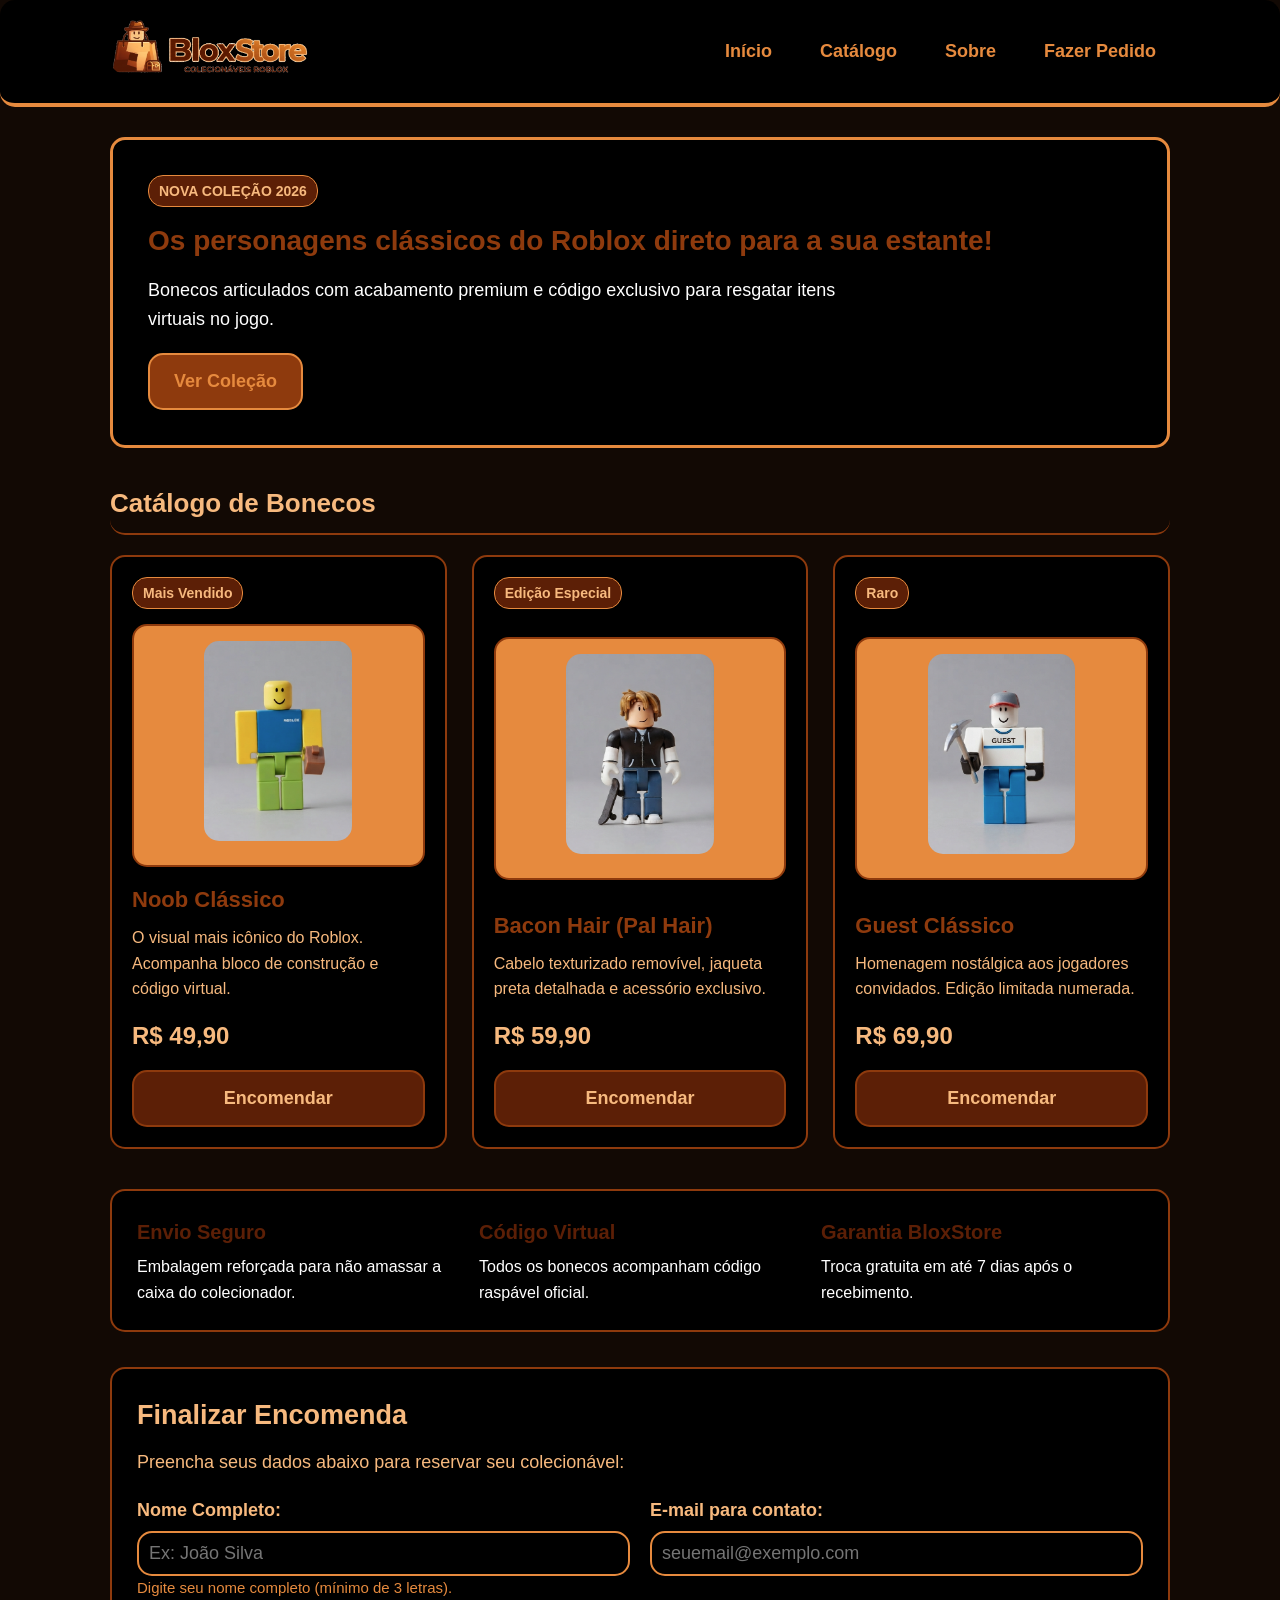
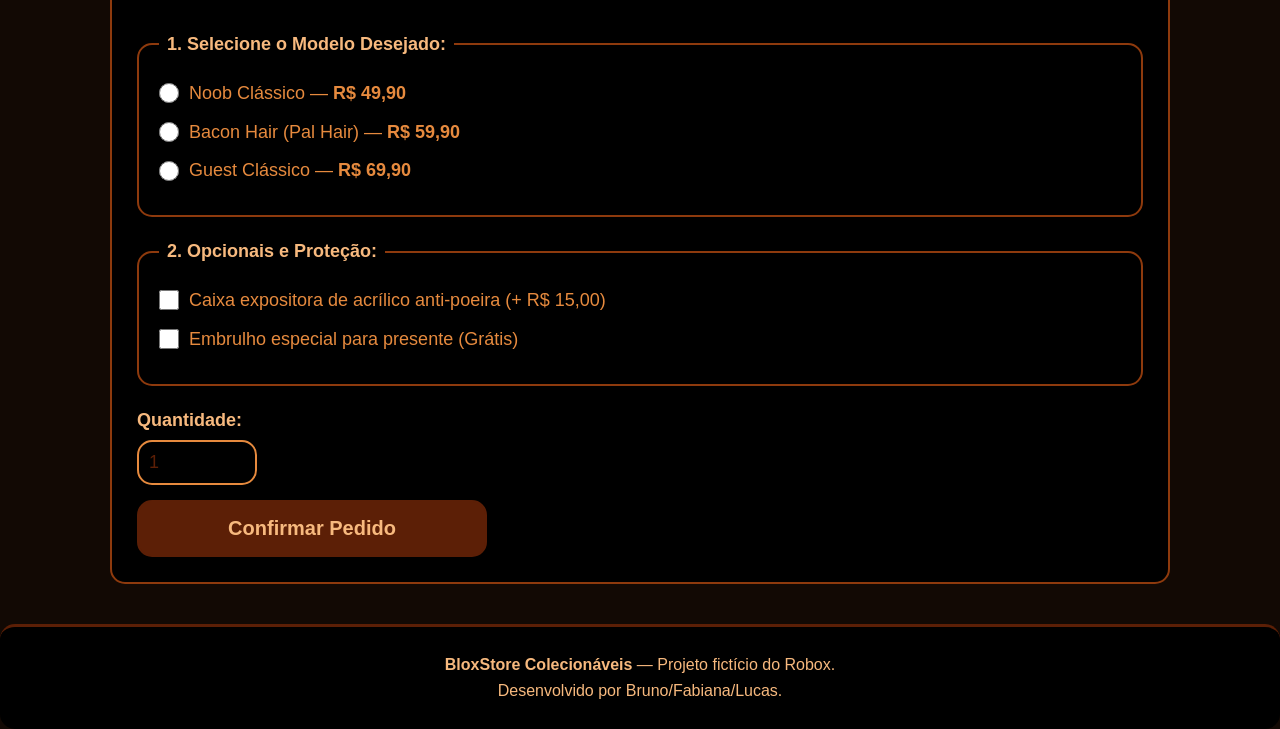
<file: index.html>
<!DOCTYPE html>
<html lang="pt-BR">

<head>
  <meta charset="UTF-8">
  <meta name="viewport" content="width=device-width, initial-scale=1.0">
  <title>BloxStore | Loja Oficial de Colecionáveis Roblox</title>
  <link rel="stylesheet" href="estilo.css">
</head>

<body>
  <!-- Cabeçalho com Navegação -->
  <header class="topo-loja">
    <div class="container cabecalho-flex">
      <div class="logo-area">
        <a href="index.html" class="link-logo">
          <img src="logo.png" width="200" alt="Logo da BloxStore Colecionáveis Roblox" class="imagem-logo">
          <div>
      
            <span class="subtitulo"></span>
          </div>
        </a>
      </div>

      <nav aria-label="Menu principal">
        <ul class="menu-links">
          <li><a href="index.html" aria-current="page">Início</a></li>
          <li><a href="#catalogo">Catálogo</a></li>
          <li><a href="sobre.html">Sobre</a></li>
          <li><a href="#encomenda">Fazer Pedido</a></li>
        </ul>
      </nav>
    </div>
  </header>

  <main class="container">
    <!-- Banner Principal -->
    <section class="banner-hero" aria-labelledby="titulo-banner">
      <div class="banner-texto">
        <span class="selo-destaque">NOVA COLEÇÃO 2026</span>
        <h2 id="titulo-banner">Os personagens clássicos do Roblox direto para a sua estante!</h2>
        <p>Bonecos articulados com acabamento premium e código exclusivo para resgatar itens virtuais no jogo.</p>
        <a href="#catalogo" class="botao-link">Ver Coleção</a>
      </div>
    </section>

    <!-- Vitrine de Produtos em Grade -->
    <section id="catalogo" class="secao-vitrine">
      <h2>Catálogo de Bonecos</h2>
      
      <div class="grade-produtos">
        <!-- Produto 1 -->
        <article class="card-produto">
          <span class="etiqueta">Mais Vendido</span>
          <div class="area-imagem">
            <img 
              src="01.png" 
              alt="Boneco articulado do personagem Noob clássico do Roblox com tronco azul, cabeça e braços amarelos e pernas verdes" 
              class="foto-produto"
            >
          </div>
          <div class="info-produto">
            <h3>Noob Clássico</h3>
            <p class="descricao-curta">O visual mais icônico do Roblox. Acompanha bloco de construção e código virtual.</p>
            <p class="preco">R$ 49,90</p>
            <a href="#encomenda" class="botao-comprar">Encomendar</a>
          </div>
        </article>

        <!-- Produto 2 -->
        <article class="card-produto">
          <span class="etiqueta">Edição Especial</span>
          <div class="area-imagem">
            <img 
              src="02.png" 
              alt="Boneco articulado do personagem Bacon Hair do Roblox com cabelo castanho texturizado, jaqueta preta e calça azul" 
              class="foto-produto"
            >
          </div>
          <div class="info-produto">
            <h3>Bacon Hair (Pal Hair)</h3>
            <p class="descricao-curta">Cabelo texturizado removível, jaqueta preta detalhada e acessório exclusivo.</p>
            <p class="preco">R$ 59,90</p>
            <a href="#encomenda" class="botao-comprar">Encomendar</a>
          </div>
        </article>

        <!-- Produto 3 -->
        <article class="card-produto">
          <span class="etiqueta">Raro</span>
          <div class="area-imagem">
            <img 
              src="03.png" 
              alt="Boneco articulado do personagem Guest do Roblox com boné preto e vermelho, camisa preta e calça azul" 
              class="foto-produto"
            >
          </div>
          <div class="info-produto">
            <h3>Guest Clássico</h3>
            <p class="descricao-curta">Homenagem nostálgica aos jogadores convidados. Edição limitada numerada.</p>
            <p class="preco">R$ 69,90</p>
            <a href="#encomenda" class="botao-comprar">Encomendar</a>
          </div>
        </article>
      </div>
    </section>

    <!-- Barra de Diferenciais da Loja -->
    <section id="vantagens" class="cartao barra-vantagens" aria-label="Vantagens da loja">
      <div class="vantagem-item">
        <h3>Envio Seguro</h3>
        <p>Embalagem reforçada para não amassar a caixa do colecionador.</p>
      </div>
      <div class="vantagem-item">
        <h3>Código Virtual</h3>
        <p>Todos os bonecos acompanham código raspável oficial.</p>
      </div>
      <div class="vantagem-item">
        <h3>Garantia BloxStore</h3>
        <p>Troca gratuita em até 7 dias após o recebimento.</p>
      </div>
    </section>

    <!-- Formulário de Checkout / Encomenda -->
    <section id="encomenda" class="cartao secao-checkout">
      <h2>Finalizar Encomenda</h2>
      <p>Preencha seus dados abaixo para reservar seu colecionável:</p>

      <form>
        <div class="linha-formulario">
          <div class="campo-grupo">
            <label for="nome-usuario">Nome Completo:</label>
            <input type="text" id="nome-usuario" required minlength="3" aria-describedby="dica-nome" placeholder="Ex: João Silva">
            <small id="dica-nome">Digite seu nome completo (mínimo de 3 letras).</small>
          </div>

          <div class="campo-grupo">
            <label for="email-usuario">E-mail para contato:</label>
            <input type="email" id="email-usuario" required placeholder="seuemail@exemplo.com">
          </div>
        </div>

        <fieldset>
          <legend>1. Selecione o Modelo Desejado:</legend>
          <div class="opcao-radio">
            <input type="radio" id="op1" name="boneco" value="noob" required>
            <label for="op1">Noob Clássico — <strong>R$ 49,90</strong></label>
          </div>
          <div class="opcao-radio">
            <input type="radio" id="op2" name="boneco" value="bacon">
            <label for="op2">Bacon Hair (Pal Hair) — <strong>R$ 59,90</strong></label>
          </div>
          <div class="opcao-radio">
            <input type="radio" id="op3" name="boneco" value="guest">
            <label for="op3">Guest Clássico — <strong>R$ 69,90</strong></label>
          </div>
        </fieldset>

        <fieldset>
          <legend>2. Opcionais e Proteção:</legend>
          <div class="opcao-check">
            <input type="checkbox" id="check1" name="extras" value="caixa-acrilico">
            <label for="check1">Caixa expositora de acrílico anti-poeira (+ R$ 15,00)</label>
          </div>
          <div class="opcao-check">
            <input type="checkbox" id="check2" name="extras" value="embrulho-presente">
            <label for="check2">Embrulho especial para presente (Grátis)</label>
          </div>
        </fieldset>

        <div class="campo-grupo">
          <label for="quantidade">Quantidade:</label>
          <input type="number" id="quantidade" name="quantidade" min="1" max="10" value="1" required>
        </div>

        <button type="submit" class="botao-finalizar">Confirmar Pedido</button>
      </form>
    </section>
  </main>

  <footer class="rodape-loja">
    <div class="container">
      <p><strong>BloxStore Colecionáveis</strong> — Projeto fictício do Robox.</p>
      <p>Desenvolvido por Bruno/Fabiana/Lucas.</p>
    </div>
  </footer>
</body>

</html>
</file>
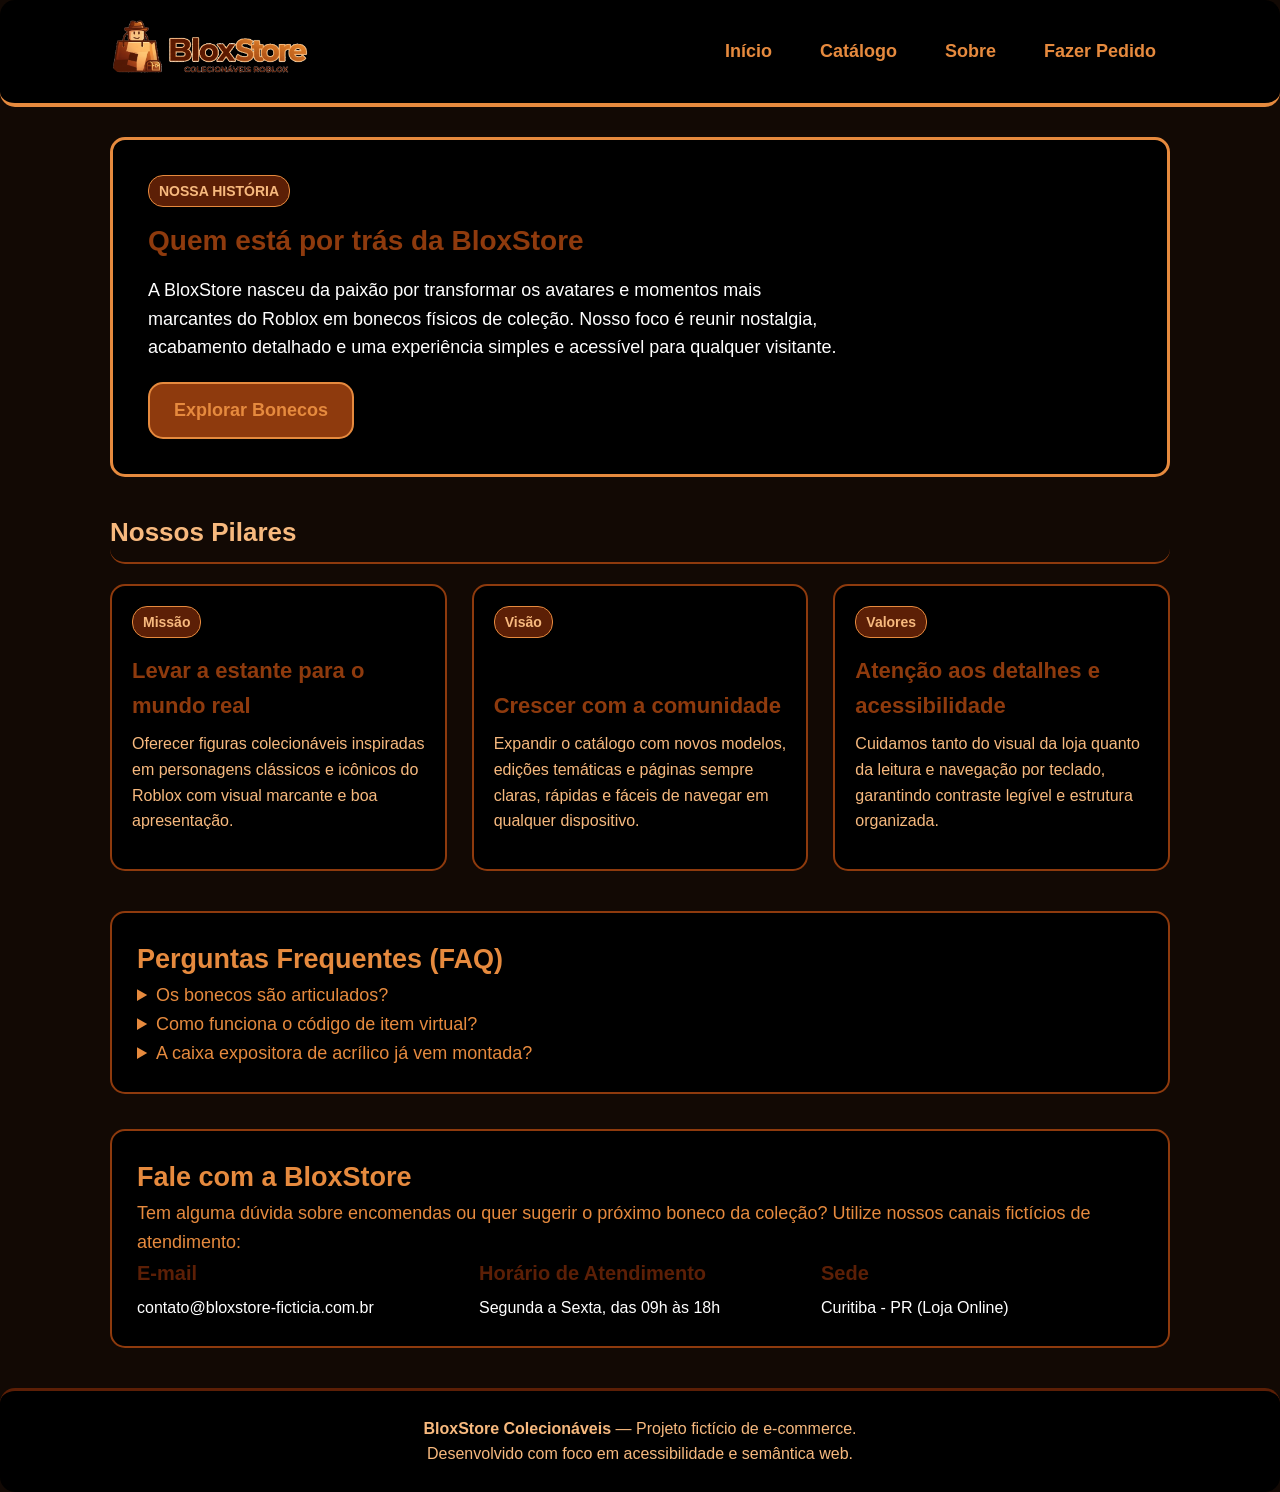
<file: sobre.html>
<!DOCTYPE html>
<html lang="pt-BR">

<head>
  <meta charset="UTF-8">
  <meta name="viewport" content="width=device-width, initial-scale=1.0">
  <title>Sobre a Empresa | BloxStore</title>
  <link rel="stylesheet" href="estilo.css">
</head>

<body>
  <!-- Cabeçalho com Navegação -->
  <header class="topo-loja">
    <div class="container cabecalho-flex">
      <div class="logo-area">
        <a href="index.html" class="link-logo">
          <img src="logo.png" width="200" alt="Logo da BloxStore Colecionáveis Roblox" class="imagem-logo">
          <div>
            
            <span class="subtitulo"></span>
          </div>
        </a>
      </div>

      <nav aria-label="Menu principal">
        <ul class="menu-links">
          <li><a href="index.html">Início</a></li>
          <li><a href="index.html#catalogo">Catálogo</a></li>
          <li><a href="sobre.html" aria-current="page">Sobre</a></li>
          <li><a href="index.html#encomenda">Fazer Pedido</a></li>
        </ul>
      </nav>
    </div>
  </header>

  <main class="container">
    <!-- Apresentação da Empresa -->
    <section class="banner-hero" aria-labelledby="titulo-sobre">
      <span class="selo-destaque">NOSSA HISTÓRIA</span>
      <h2 id="titulo-sobre">Quem está por trás da BloxStore</h2>
      <p>
        A BloxStore nasceu da paixão por transformar os avatares e momentos mais marcantes do Roblox em bonecos físicos de coleção. Nosso foco é reunir nostalgia, acabamento detalhado e uma experiência simples e acessível para qualquer visitante.
      </p>
      <a href="index.html#catalogo" class="botao-link">Explorar Bonecos</a>
    </section>

    <!-- Missão, Visão e Valores -->
    <section class="secao-vitrine" aria-labelledby="titulo-pilares">
      <h2 id="titulo-pilares">Nossos Pilares</h2>

      <div class="grade-produtos">
        <article class="card-produto">
          <span class="etiqueta">Missão</span>
          <div class="info-produto">
            <h3>Levar a estante para o mundo real</h3>
            <p class="descricao-curta">
              Oferecer figuras colecionáveis inspiradas em personagens clássicos e icônicos do Roblox com visual marcante e boa apresentação.
            </p>
          </div>
        </article>

        <article class="card-produto">
          <span class="etiqueta">Visão</span>
          <div class="info-produto">
            <h3>Crescer com a comunidade</h3>
            <p class="descricao-curta">
              Expandir o catálogo com novos modelos, edições temáticas e páginas sempre claras, rápidas e fáceis de navegar em qualquer dispositivo.
            </p>
          </div>
        </article>

        <article class="card-produto">
          <span class="etiqueta">Valores</span>
          <div class="info-produto">
            <h3>Atenção aos detalhes e acessibilidade</h3>
            <p class="descricao-curta">
              Cuidamos tanto do visual da loja quanto da leitura e navegação por teclado, garantindo contraste legível e estrutura organizada.
            </p>
          </div>
        </article>
      </div>
    </section>

    <!-- Perguntas Frequentes (FAQ) -->
    <section class="cartao" aria-labelledby="titulo-faq">
      <h2 id="titulo-faq">Perguntas Frequentes (FAQ)</h2>
      
      <div class="lista-faq">
        <details class="item-faq">
          <summary>Os bonecos são articulados?</summary>
          <p>Sim! Todos os modelos do catálogo possuem articulações nos braços, pernas e cabeça, além de acessórios removíveis.</p>
        </details>

        <details class="item-faq">
          <summary>Como funciona o código de item virtual?</summary>
          <p>Cada caixa acompanha um cartão raspável exclusivo que libera um item cosmético correspondente ao personagem dentro da plataforma.</p>
        </details>

        <details class="item-faq">
          <summary>A caixa expositora de acrílico já vem montada?</summary>
          <p>Sim, caso você marque essa opção no pedido, enviamos o boneco dentro da caixa expositora pronta para colocar na estante.</p>
        </details>
      </div>
    </section>

    <!-- Atendimento e Contato -->
    <section class="cartao" aria-labelledby="titulo-contato">
      <h2 id="titulo-contato">Fale com a BloxStore</h2>
      <p>Tem alguma dúvida sobre encomendas ou quer sugerir o próximo boneco da coleção? Utilize nossos canais fictícios de atendimento:</p>
      
      <div class="barra-vantagens">
        <div class="vantagem-item">
          <h3>E-mail</h3>
          <p>contato@bloxstore-ficticia.com.br</p>
        </div>
        <div class="vantagem-item">
          <h3>Horário de Atendimento</h3>
          <p>Segunda a Sexta, das 09h às 18h</p>
        </div>
        <div class="vantagem-item">
          <h3>Sede</h3>
          <p>Curitiba - PR (Loja Online)</p>
        </div>
      </div>
    </section>
  </main>

  <footer class="rodape-loja">
    <div class="container">
      <p><strong>BloxStore Colecionáveis</strong> — Projeto fictício de e-commerce.</p>
      <p>Desenvolvido com foco em acessibilidade e semântica web.</p>
    </div>
  </footer>
</body>

</html>
</file>
<file: estilo.css>
* {
  box-sizing: border-box;
  margin: 0;
  padding: 0;
  border-radius: 15px;
}

body {
  background-color: #120904;      /* Fundo bem escuro quente que conversa com o #5C1F06 e o #000000 */
  color: #E68A3E;                 /* Texto principal claro para leitura confortável */
  font-family: Arial, sans-serif; /* Fonte limpa sem serifa */
  font-size: 18px;                /* Tamanho confortável */
  line-height: 1.6;
  border-radius: 15px;
}

.container {
  max-width: 1100px;
  margin: 0 auto;
  padding: 0 20px;
  border-radius: 15px;
}

/* 2. Cabeçalho Estilo E-commerce */
.topo-loja {
  background-color: #000000;
  color: #F7B97E;
  padding: 20px 0;
  margin-bottom: 30px;
  border-bottom: 4px solid #E68A3E;
  border-radius: 15px;
}

.cabecalho-flex {
  display: flex;
  justify-content: space-between;
  align-items: center;
  flex-wrap: wrap;
  gap: 15px;
}

.logo-area h1 {
  color: #F7B97E;
  font-size: 32px;
  margin: 0;
}

.subtitulo {
  font-size: 16px;
  color: #E68A3E;
}

.menu-links {
  list-style: none;
  display: flex;
  gap: 20px;
}

.menu-links a {
  color: #E68A3E;
  text-decoration: none;
  font-weight: bold;
  padding: 8px 12px;
  border: 2px solid transparent;
}

.menu-links a:hover {
  color: #E68A3E;
  border-bottom: 2px solid #8E3A0D;
}

/* 3. Banner Hero */
.banner-hero {
  background-color: #000000;
  border: 3px solid #E68A3E;
  padding: 35px;
  margin-bottom: 35px;
}

.selo-destaque {
  display: inline-block;
  background-color: #5C1F06;
  color: #F7B97E;
  border: 1px solid #E68A3E;
  font-size: 14px;
  font-weight: bold;
  padding: 4px 10px;
  margin-bottom: 12px;
}

.banner-hero h2 {
  color: #8E3A0D;
  font-size: 28px;
  margin-bottom: 12px;
}

.banner-hero p {
  color: #ffffff;
  margin-bottom: 20px;
  max-width: 700px;
}

.botao-link {
  display: inline-block;
  background-color: #8E3A0D;
  color: #E68A3E;
  border: 2px solid #E68A3E;
  text-decoration: none;
  font-weight: bold;
  padding: 12px 24px;
  border-radius: 15px;
}

/* 4. Vitrine de Produtos (Grid) */
.secao-vitrine {
  margin-bottom: 40px;
}

.secao-vitrine h2 {
  color: #F7B97E;
  font-size: 26px;
  margin-bottom: 20px;
  border-bottom: 2px solid #8E3A0D;
  padding-bottom: 8px;
}

.grade-produtos {
  display: grid;
  grid-template-columns: repeat(auto-fit, minmax(290px, 1fr));
  gap: 25px;
}

.card-produto {
  background-color: #000000;
  border: 2px solid #8E3A0D;
  padding: 20px;
  display: flex;
  flex-direction: column;
  justify-content: space-between;
  position: relative;
  border-radius: 15px;
}

.etiqueta {
  align-self: flex-start;
  background-color: #5C1F06;
  color: #F7B97E;
  border: 1px solid #E68A3E;
  font-size: 14px;
  font-weight: bold;
  padding: 4px 10px;
  margin-bottom: 15px;
}

.area-imagem {
  background-color: #E68A3E;
  border: 2px solid #8E3A0D;
  padding: 15px;
  text-align: center;
  margin-bottom: 15px;
}

.foto-produto {
  max-width: 100%;
  height: 200px;
  object-fit: contain;
}

.info-produto h3 {
  color: #8E3A0D;
  font-size: 22px;
  margin-bottom: 8px;
}

.descricao-curta {
  color: #F7B97E;
  font-size: 16px;
  margin-bottom: 15px;
}

.preco {
  color: #F7B97E;
  font-size: 24px;
  font-weight: bold;
  margin-bottom: 15px;
}

.botao-comprar {
  display: block;
  text-align: center;
  background-color: #5C1F06;
  color: #F7B97E;
  border: 2px solid #8E3A0D;
  text-decoration: none;
  font-weight: bold;
  padding: 12px;
  border-radius: 15px;
}

.botao-comprar:hover,
.botao-link:hover,
button:hover {
  background-color: #5C1F06;
  color: #000000;
  border-color: #8E3A0D;
}

/* 5. Barra de Vantagens e Cartões */
.cartao {
  background-color: #000000;
  border: 2px solid #8E3A0D;
  padding: 25px;
  margin-bottom: 35px;
  border-radius: 15px;
}

.barra-vantagens {
  display: grid;
  grid-template-columns: repeat(auto-fit, minmax(250px, 1fr));
  gap: 20px;
  border-radius: 15px;
}

.vantagem-item h3 {
  color: #5C1F06;
  font-size: 20px;
  margin-bottom: 6px;
}

.vantagem-item p {
  color: #ffffff;
  font-size: 16px;
}

/* 6. Formulário de Checkout */
.secao-checkout h2 {
  color: #F7B97E;
  margin-bottom: 10px;
}

.secao-checkout > p {
  color: #F7B97E;
  margin-bottom: 20px;
}

.linha-formulario {
  display: grid;
  grid-template-columns: repeat(auto-fit, minmax(280px, 1fr));
  gap: 20px;
  margin-bottom: 15px;
}

.campo-grupo {
  display: flex;
  flex-direction: column;
  margin-bottom: 15px;
}

.campo-grupo label {
  color: #F7B97E;
  font-weight: bold;
  margin-bottom: 6px;
}

input[type="text"],
input[type="email"],
input[type="number"] {
  background-color: #000000;
  color: #5C1F06;
  font-size: 18px;
  padding: 10px;
  border: 2px solid #E68A3E;
  width: 100%;
}

input[type="number"] {
  max-width: 120px;
}

fieldset {
  border: 2px solid #8E3A0D;
  padding: 20px;
  margin-bottom: 20px;
  background-color: #000000;
}

legend {
  color: #F7B97E;
  font-weight: bold;
  padding: 0 8px;
}

.opcao-radio,
.opcao-check {
  margin-bottom: 10px;
  display: flex;
  align-items: center;
  gap: 10px;
  border-radius: 15px;
}

input[type="radio"],
input[type="checkbox"] {
  width: 20px;
  height: 20px;
  accent-color: #5C1F06;
}

button.botao-finalizar {
  background-color: #5C1F06;
  color: #F7B97E;
  border: 2px solid #5C1F06;
  font-size: 20px;
  font-weight: bold;
  padding: 15px 30px;
  cursor: pointer;
  width: 100%;
  max-width: 350px;
  border-radius: 15px;
}

/* 7. Rodapé */
.rodape-loja {
  background-color: #000000;
  color: #F7B97E;
  border-top: 3px solid #5C1F06;
  text-align: center;
  padding: 25px 0;
  margin-top: 40px;
  font-size: 16px;
}

/* 8. REGRA DE OURO: FOCO VISÍVEL DO TECLADO (:focus) */
a:focus,
input:focus,
button:focus {
  outline: 4px solid #5C1F06;
  outline-offset: 3px;
}
</file>
